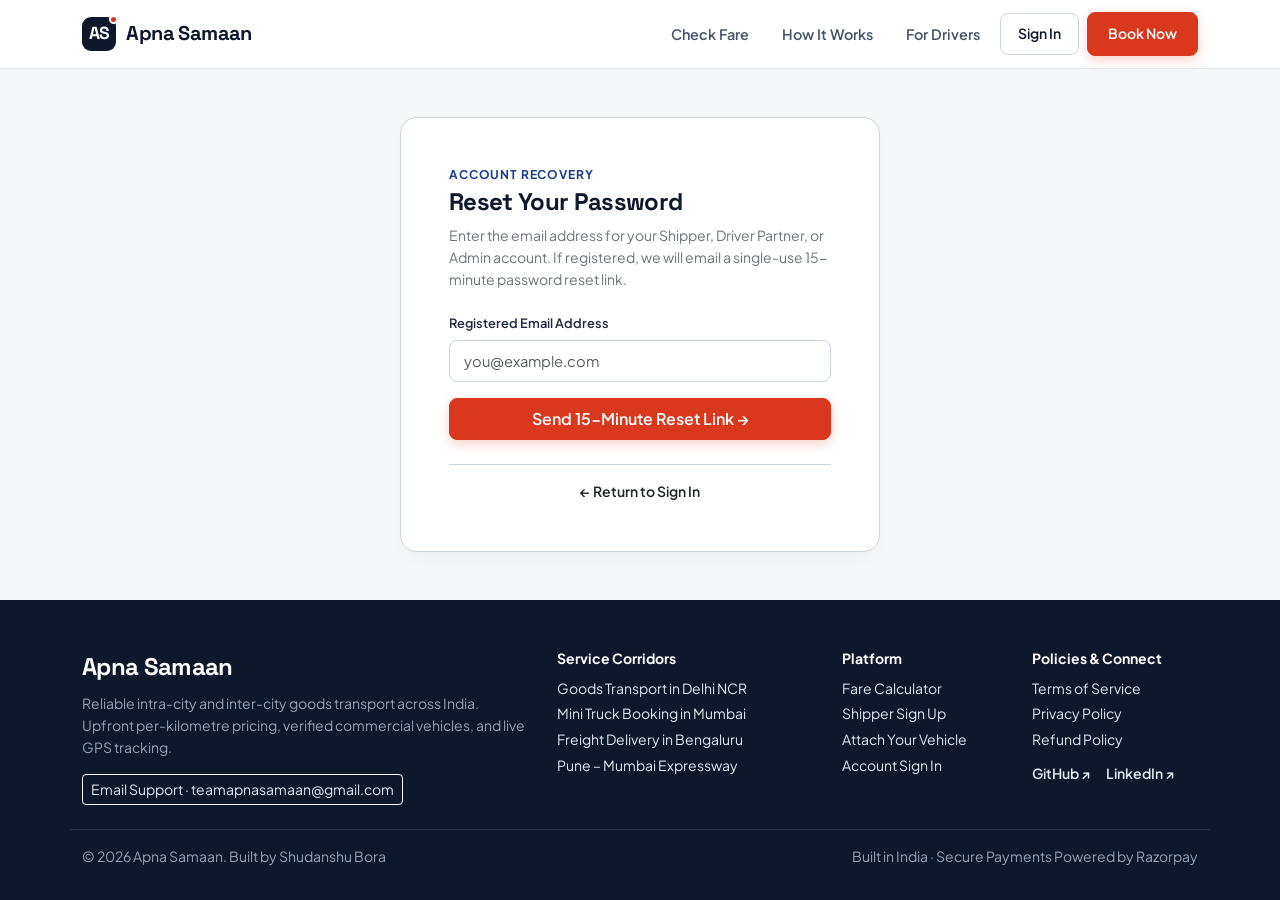
<file: frontend/forgot-password.html>
<!DOCTYPE html>
<html lang="en">
<head>
  <meta charset="UTF-8">
  <meta name="viewport" content="width=device-width, initial-scale=1.0">
  <title>Password Recovery — Apna Samaan</title>
  <link rel="icon" type="image/svg+xml" href="favicon.svg">
  <link rel="preconnect" href="https://fonts.googleapis.com">
  <link rel="preconnect" href="https://fonts.gstatic.com" crossorigin>
  <link href="https://fonts.googleapis.com/css2?family=JetBrains+Mono:wght@500;600;700&family=Plus+Jakarta+Sans:wght@400;500;600;700&family=Space+Grotesk:wght@600;700&display=swap" rel="stylesheet">
  <link href="https://cdn.jsdelivr.net/npm/bootstrap@5.3.3/dist/css/bootstrap.min.css" rel="stylesheet">
  <link href="https://cdn.jsdelivr.net/npm/bootstrap-icons@1.11.3/font/bootstrap-icons.min.css" rel="stylesheet">
  <link href="css/styles.css" rel="stylesheet">
</head>
<body data-page="forgot-password" class="d-flex flex-column min-vh-100">
  <div id="app-navbar"></div>

  <main class="container py-5 flex-grow-1 d-flex align-items-center">
    <div class="mx-auto as-panel p-4 p-lg-5 w-100" style="max-width: 480px;">
      <div class="eyebrow-tag mb-1">ACCOUNT RECOVERY</div>
      <h1 class="h4 fw-bold mb-2">Reset Your Password</h1>
      <p class="small text-secondary mb-4">
        Enter the email address for your Shipper, Driver Partner, or Admin account. If registered, we will email a single-use 15-minute password reset link.
      </p>

      <div id="forgot-success" class="alert alert-success small d-none" role="status"></div>

      <form id="forgot-form" novalidate>
        <div data-form-error class="alert alert-danger py-2 small d-none" role="alert"></div>
        <div class="mb-3">
          <label for="fp-email" class="as-label">Registered Email Address</label>
          <input id="fp-email" name="email" type="email" class="form-control"
                 autocomplete="email" placeholder="you@example.com" required>
        </div>
        <button type="submit" id="btn-forgot" class="btn btn-as-primary w-100 py-2">
          Send 15-Minute Reset Link →
        </button>
      </form>

      <div class="mt-4 pt-3 border-top text-center small" style="border-color: var(--as-line) !important;">
        <a href="login.html" class="fw-semibold text-dark text-decoration-none">← Return to Sign In</a>
      </div>
    </div>
  </main>

  <div id="app-footer"></div>
  <script type="module" src="js/auth-pages.js"></script>
</body>
</html>
</file>
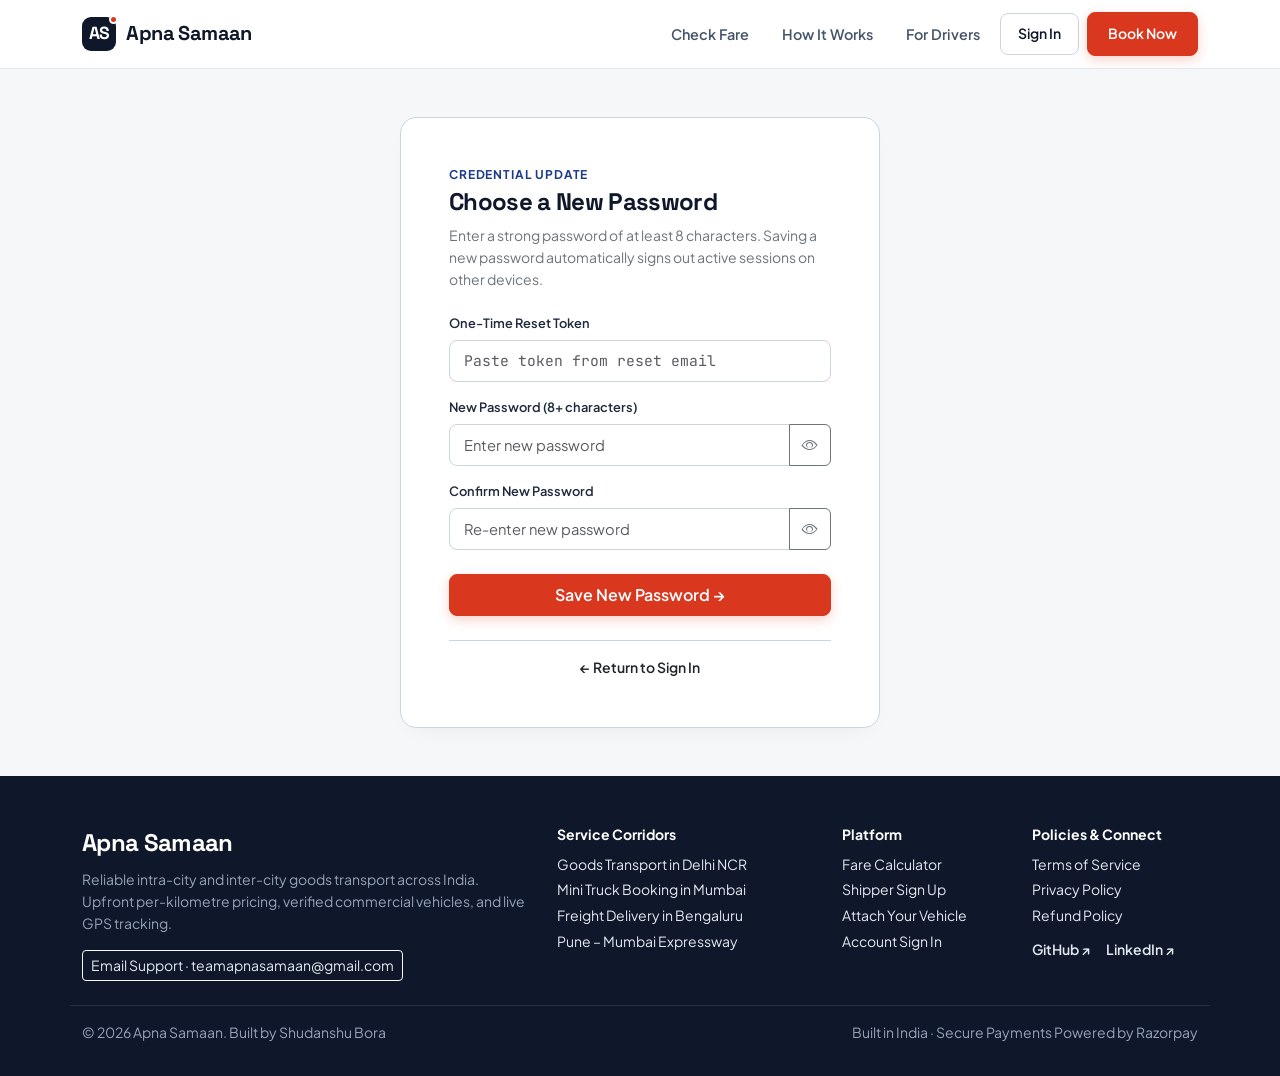
<file: frontend/reset-password.html>
<!DOCTYPE html>
<html lang="en">
<head>
  <meta charset="UTF-8">
  <meta name="viewport" content="width=device-width, initial-scale=1.0">
  <title>Set New Password — Apna Samaan</title>
  <link rel="icon" type="image/svg+xml" href="favicon.svg">
  <link rel="preconnect" href="https://fonts.googleapis.com">
  <link rel="preconnect" href="https://fonts.gstatic.com" crossorigin>
  <link href="https://fonts.googleapis.com/css2?family=JetBrains+Mono:wght@500;600;700&family=Plus+Jakarta+Sans:wght@400;500;600;700&family=Space+Grotesk:wght@600;700&display=swap" rel="stylesheet">
  <link href="https://cdn.jsdelivr.net/npm/bootstrap@5.3.3/dist/css/bootstrap.min.css" rel="stylesheet">
  <link href="https://cdn.jsdelivr.net/npm/bootstrap-icons@1.11.3/font/bootstrap-icons.min.css" rel="stylesheet">
  <link href="css/styles.css" rel="stylesheet">
</head>
<body data-page="reset-password" class="d-flex flex-column min-vh-100">
  <div id="app-navbar"></div>

  <main class="container py-5 flex-grow-1 d-flex align-items-center">
    <div class="mx-auto as-panel p-4 p-lg-5 w-100" style="max-width: 480px;">
      <div class="d-flex justify-content-between align-items-center mb-1">
        <div class="eyebrow-tag">CREDENTIAL UPDATE</div>
        <span id="rp-link-verified" class="as-badge as-badge-emerald d-none">
          <i class="bi bi-shield-check me-1"></i>Email Link Verified
        </span>
      </div>
      <h1 class="h4 fw-bold mb-2">Choose a New Password</h1>
      <p class="small text-secondary mb-4">
        Enter a strong password of at least 8 characters. Saving a new password automatically signs out active sessions on other devices.
      </p>

      <div id="reset-success" class="alert alert-success small d-none" role="status"></div>

      <form id="reset-form" novalidate>
        <div data-form-error class="alert alert-danger py-2 small d-none" role="alert"></div>

        <div id="rp-token-group" class="mb-3">
          <label for="rp-token" class="as-label">One-Time Reset Token</label>
          <input id="rp-token" name="token" type="text" class="form-control font-mono small"
                 placeholder="Paste token from reset email" required>
        </div>

        <div class="mb-3">
          <label for="rp-password" class="as-label">New Password (8+ characters)</label>
          <div class="input-group">
            <input id="rp-password" name="newPassword" type="password" class="form-control"
                   minlength="8" maxlength="72" autocomplete="new-password"
                   placeholder="Enter new password" required>
            <button type="button" class="btn btn-outline-secondary" data-toggle-pw="rp-password"
                    aria-label="Show or hide new password">
              <i class="bi bi-eye"></i>
            </button>
          </div>
        </div>

        <div class="mb-4">
          <label for="rp-confirm-password" class="as-label">Confirm New Password</label>
          <div class="input-group">
            <input id="rp-confirm-password" name="confirmPassword" type="password" class="form-control"
                   minlength="8" maxlength="72" autocomplete="new-password"
                   placeholder="Re-enter new password" required>
            <button type="button" class="btn btn-outline-secondary" data-toggle-pw="rp-confirm-password"
                    aria-label="Show or hide confirm password">
              <i class="bi bi-eye"></i>
            </button>
          </div>
        </div>

        <button type="submit" id="btn-reset" class="btn btn-as-primary w-100 py-2">
          Save New Password →
        </button>
      </form>

      <div class="mt-4 pt-3 border-top text-center small" style="border-color: var(--as-line) !important;">
        <a href="login.html" class="fw-semibold text-dark text-decoration-none">← Return to Sign In</a>
      </div>
    </div>
  </main>

  <div id="app-footer"></div>
  <script type="module" src="js/auth-pages.js"></script>
</body>
</html>
</file>
<file: frontend/css/styles.css>
/* ==========================================================================
   APNA SAMAAN — Modern Indian Freight & Fleet Platform Design System
   Palette: Cool Alabaster (#F6F7F9) · Deep Navy (#1E3A8A / #0F172A) · Signal Vermilion (#D9381E)
   Typography: Space Grotesk (Display) + Plus Jakarta Sans (UI) + JetBrains Mono (IDs & INR)
   ========================================================================== */

:root {
  --ink: #0f172a;
  --ink-soft: #1e293b;
  --ink-muted: #475569;
  --ink-faint: #64748b;

  --paper: #f6f7f9;
  --paper-warm: #edf1f7;
  --sheet: #ffffff;
  --hairline: #e2e8f0;
  --hairline-strong: #cbd5e1;

  --vermilion: #d9381e;
  --vermilion-dark: #b82b14;
  --vermilion-tint: #fef2f0;

  --navy: #1e3a8a;
  --navy-dark: #172554;
  --navy-tint: #eff6ff;

  --highway: #0d6e4f;
  --highway-tint: #ecfdf5;

  --brass: #92400e;
  --brass-tint: #fef3c7;

  --radius-xs: 8px;
  --radius-sm: 12px;
  --radius-md: 16px;
  --radius-lg: 22px;

  --font-display: 'Space Grotesk', 'Plus Jakarta Sans', system-ui, sans-serif;
  --font-sans: 'Plus Jakarta Sans', system-ui, -apple-system, sans-serif;
  --font-mono: 'JetBrains Mono', ui-monospace, SFMono-Regular, Consolas, monospace;

  --bs-primary: #d9381e;
  --bs-primary-rgb: 217, 56, 30;

  /* Semantic aliases */
  --as-ink: #0f172a;
  --as-paper: #f6f7f9;
  --as-paper-deep: #edf1f7;
  --as-line: #cbd5e1;
  --as-vermilion: #d9381e;
  --as-highway: #0d6e4f;
  --as-navy: #1e3a8a;
}

*,
*::before,
*::after {
  box-sizing: border-box;
}

html {
  scroll-behavior: smooth;
  -webkit-text-size-adjust: 100%;
}

body {
  margin: 0;
  min-height: 100vh;
  display: flex;
  flex-direction: column;
  background-color: var(--paper);
  color: var(--ink);
  font-family: var(--font-sans);
  line-height: 1.55;
  -webkit-font-smoothing: antialiased;
}

h1, h2, h3, h4, .display-font {
  font-family: var(--font-display);
  letter-spacing: -0.028em;
  color: var(--ink);
}

.font-mono {
  font-family: var(--font-mono);
  font-variant-numeric: tabular-nums;
}

.tabular-nums {
  font-variant-numeric: tabular-nums;
}

.tracking-id {
  font-family: var(--font-mono);
  font-weight: 700;
  font-size: 0.78rem;
  white-space: nowrap;
  overflow: hidden;
  text-overflow: ellipsis;
  max-width: 100%;
  display: inline-block;
  vertical-align: bottom;
}

.skip-link {
  position: absolute;
  left: -9999px;
  top: 0.5rem;
  z-index: 3000;
  background: var(--ink);
  color: #ffffff;
  padding: 0.55rem 1rem;
  border-radius: var(--radius-xs);
  text-decoration: none;
}

.skip-link:focus {
  left: 0.75rem;
}

/* ==========================================================================
   Top Coverage Bar & Navigation Masthead
   ========================================================================== */
.corridor-strip {
  background: var(--ink);
  color: #cbd5e1;
  font-size: 0.78rem;
  font-weight: 500;
  padding: 0.42rem 0;
}

.corridor-dot {
  display: inline-block;
  width: 7px;
  height: 7px;
  border-radius: 50%;
  background: #10b981;
  box-shadow: 0 0 0 3px rgba(16, 185, 129, 0.22);
  flex-shrink: 0;
}

.as-navbar {
  background: rgba(255, 255, 255, 0.95);
  backdrop-filter: blur(12px);
  border-bottom: 1px solid var(--hairline);
  position: sticky;
  top: 0;
  z-index: 1030;
}

.as-brand {
  display: inline-flex;
  align-items: center;
  gap: 0.65rem;
  text-decoration: none;
  color: var(--ink);
  font-family: var(--font-display);
  font-weight: 700;
  font-size: 1.25rem;
  letter-spacing: -0.03em;
}

.as-brand:hover {
  color: var(--ink);
}

.as-brand-seal {
  width: 34px;
  height: 34px;
  border-radius: 9px;
  background: var(--ink);
  color: #ffffff;
  display: inline-grid;
  place-items: center;
  position: relative;
}

.as-brand-seal::after {
  content: '';
  position: absolute;
  top: -2px;
  right: -2px;
  width: 9px;
  height: 9px;
  border-radius: 50%;
  background: var(--vermilion);
  border: 2px solid #ffffff;
}

.as-nav-link {
  color: var(--ink-muted);
  text-decoration: none;
  font-weight: 600;
  font-size: 0.9rem;
  padding: 0.42rem 0.78rem;
  border-radius: var(--radius-xs);
  transition: color 0.15s ease, background-color 0.15s ease;
}

.as-nav-link:hover,
.as-nav-link.active {
  color: var(--ink);
  background: var(--paper);
}

/* ==========================================================================
   Buttons & Unified Option Chips
   ========================================================================== */
.btn-as-primary {
  background: var(--vermilion);
  color: #ffffff;
  border: 1px solid var(--vermilion);
  border-radius: var(--radius-xs);
  font-weight: 600;
  padding: 0.65rem 1.25rem;
  box-shadow: 0 4px 12px rgba(217, 56, 30, 0.22);
  transition: background-color 0.15s ease, transform 0.12s ease, box-shadow 0.15s ease;
}

.btn-as-primary:hover,
.btn-as-primary:focus-visible {
  background: var(--vermilion-dark);
  border-color: var(--vermilion-dark);
  color: #ffffff;
  transform: translateY(-1px);
  box-shadow: 0 6px 16px rgba(217, 56, 30, 0.28);
}

.btn-as-navy {
  background: var(--navy);
  color: #ffffff;
  border: 1px solid var(--navy);
  border-radius: var(--radius-xs);
  font-weight: 600;
  padding: 0.62rem 1.15rem;
  transition: background-color 0.15s ease, transform 0.12s ease;
}

.btn-as-navy:hover,
.btn-as-navy:focus-visible {
  background: var(--navy-dark);
  border-color: var(--navy-dark);
  color: #ffffff;
  transform: translateY(-1px);
}

.btn-as-dark {
  background: var(--ink);
  color: #ffffff;
  border: 1px solid var(--ink);
  border-radius: var(--radius-xs);
  font-weight: 600;
  padding: 0.65rem 1.25rem;
  transition: background-color 0.15s ease, transform 0.12s ease;
}

.btn-as-dark:hover,
.btn-as-dark:focus-visible {
  background: var(--ink-soft);
  border-color: var(--ink-soft);
  color: #ffffff;
  transform: translateY(-1px);
}

.btn-as-ghost {
  background: var(--sheet);
  color: var(--ink);
  border: 1px solid var(--hairline-strong);
  border-radius: var(--radius-xs);
  font-weight: 600;
  padding: 0.6rem 1.05rem;
  transition: border-color 0.15s ease, background-color 0.15s ease;
}

.btn-as-ghost:hover {
  border-color: var(--navy);
  background: var(--navy-tint);
  color: var(--navy);
}

/* Unified Selectable Chip (Identical treatment for Fragile, GST, Duty toggles) */
.tactile-toggle {
  display: inline-flex;
  align-items: center;
  gap: 0.45rem;
  cursor: pointer;
  user-select: none;
  padding: 0.42rem 0.88rem;
  border-radius: 999px;
  border: 1px solid var(--hairline-strong);
  background: var(--sheet);
  font-size: 0.82rem;
  font-weight: 600;
  color: var(--ink-soft);
  transition: all 0.14s ease;
}

.tactile-toggle:hover {
  border-color: var(--navy);
}

.tactile-toggle input {
  position: absolute;
  opacity: 0;
  pointer-events: none;
}

.tactile-toggle:has(input:checked) {
  background: var(--navy);
  border-color: var(--navy);
  color: #ffffff;
  box-shadow: 0 2px 8px rgba(30, 58, 138, 0.2);
}

.tactile-dot {
  width: 8px;
  height: 8px;
  border-radius: 50%;
  background: var(--hairline-strong);
  transition: background-color 0.14s ease;
}

.tactile-toggle:has(input:checked) .tactile-dot {
  background: #34d399;
}

/* ==========================================================================
   Hero Section, Audience Switcher, Photographic Vehicle Card & Social Proof
   ========================================================================== */
.hero-editorial {
  background: linear-gradient(180deg, #ffffff 0%, #f8fafc 100%);
  padding: 2.5rem 0 3rem;
  border-bottom: 1px solid var(--hairline);
}

.audience-switch {
  display: inline-flex;
  padding: 0.26rem;
  background: var(--paper);
  border: 1px solid var(--hairline-strong);
  border-radius: 999px;
  gap: 0.25rem;
}

.audience-tab {
  border: none;
  background: transparent;
  padding: 0.42rem 1rem;
  border-radius: 999px;
  font-size: 0.83rem;
  font-weight: 600;
  color: var(--ink-muted);
  cursor: pointer;
  transition: all 0.15s ease;
}

.audience-tab.active {
  background: var(--navy);
  color: #ffffff;
  box-shadow: 0 2px 8px rgba(30, 58, 138, 0.24);
}

.hero-headline {
  font-size: clamp(2.2rem, 4.4vw, 3.55rem);
  font-weight: 700;
  line-height: 1.07;
  letter-spacing: -0.035em;
  color: var(--ink);
}

.accent-underline {
  color: var(--vermilion);
}

.hero-kpi-val {
  font-size: clamp(0.95rem, 1.25vw, 1.22rem);
  white-space: nowrap;
  letter-spacing: -0.015em;
}

.price-anchor-pill {
  display: inline-flex;
  align-items: center;
  gap: 0.5rem;
  background: var(--highway-tint);
  color: var(--highway);
  border: 1px solid rgba(13, 110, 79, 0.24);
  padding: 0.36rem 0.88rem;
  border-radius: 999px;
  font-size: 0.84rem;
  font-weight: 600;
}

.trust-strip {
  background: var(--navy-dark);
  color: #e2e8f0;
  padding: 0.85rem 0;
}

.trust-pill {
  display: inline-flex;
  align-items: center;
  gap: 0.45rem;
  font-size: 0.83rem;
  font-weight: 600;
  color: #f1f5f9;
}

.trust-pill i {
  color: #34d399;
}

/* Social Proof Band — stacks cleanly below 1120px so 1024px tablets/laptops never cramp */
.social-proof-band {
  background: #ffffff;
  border-bottom: 1px solid var(--hairline);
  padding: 1.15rem 0;
}

.social-proof-grid {
  display: grid;
  grid-template-columns: 1fr;
  gap: 0.9rem;
  align-items: center;
}

@media (min-width: 1120px) {
  .social-proof-grid {
    grid-template-columns: minmax(0, 1.28fr) minmax(0, 1fr);
    gap: 1.5rem;
  }
}

.partner-badge {
  display: inline-flex;
  align-items: center;
  gap: 0.45rem;
  padding: 0.35rem 0.78rem;
  background: var(--paper);
  border: 1px solid var(--hairline);
  border-radius: 999px;
  font-size: 0.78rem;
  font-weight: 600;
  color: var(--ink-muted);
}

.shipper-proof-chip {
  display: flex;
  align-items: center;
  gap: 0.75rem;
  background: var(--navy-tint);
  border: 1px solid rgba(30, 58, 138, 0.16);
  border-radius: var(--radius-sm);
  padding: 0.65rem 0.95rem;
}

.shipper-avatar {
  width: 36px;
  height: 36px;
  border-radius: 50%;
  background: var(--navy);
  color: #ffffff;
  font-weight: 700;
  font-size: 0.8rem;
  display: grid;
  place-items: center;
  flex-shrink: 0;
}

/* Photographic Hero Fleet Showcase Card */
.fleet-stage {
  background: var(--sheet);
  border: 1px solid var(--hairline-strong);
  border-radius: var(--radius-lg);
  padding: 1.35rem;
  box-shadow: 0 22px 48px -18px rgba(15, 23, 42, 0.14);
}

.fleet-stage-tabs {
  display: grid;
  grid-template-columns: repeat(4, minmax(0, 1fr));
  gap: 0.35rem;
  background: var(--paper);
  padding: 0.32rem;
  border-radius: var(--radius-sm);
  border: 1px solid var(--hairline);
}

.fleet-tab-btn {
  border: none;
  background: transparent;
  padding: 0.52rem 0.4rem;
  border-radius: 8px;
  font-weight: 600;
  font-size: 0.82rem;
  color: var(--ink-muted);
  transition: all 0.15s ease;
}

.fleet-tab-btn:hover {
  color: var(--ink);
}

.fleet-tab-btn.active {
  background: var(--navy);
  color: #ffffff;
  font-weight: 700;
  box-shadow: 0 3px 10px rgba(30, 58, 138, 0.22);
}

.fleet-stage-canvas {
  margin: 0.9rem 0;
  border-radius: var(--radius-md);
  overflow: hidden;
  border: 1px solid var(--hairline);
  background: #0f172a;
}

.fleet-photo-frame {
  position: relative;
  width: 100%;
  height: 222px;
  overflow: hidden;
  animation: fleetPhotoReveal 0.28s ease-out;
}

@keyframes fleetPhotoReveal {
  from { opacity: 0.65; transform: scale(1.025); }
  to { opacity: 1; transform: scale(1); }
}

.fleet-photo-img {
  width: 100%;
  height: 100%;
  object-fit: cover;
  object-position: center;
  display: block;
}

.fleet-photo-caption {
  position: absolute;
  left: 12px;
  bottom: 12px;
  background: rgba(15, 23, 42, 0.84);
  backdrop-filter: blur(6px);
  color: #f8fafc;
  font-size: 0.75rem;
  font-weight: 600;
  padding: 0.3rem 0.72rem;
  border-radius: 999px;
  border: 1px solid rgba(255, 255, 255, 0.16);
}

.fleet-capacity-meter {
  height: 6px;
  background: var(--paper-warm);
  border-radius: 999px;
  overflow: hidden;
  margin-top: 0.65rem;
}

.fleet-capacity-fill {
  height: 100%;
  background: linear-gradient(90deg, var(--navy) 0%, var(--vermilion) 100%);
  border-radius: 999px;
  transition: width 0.3s cubic-bezier(0.22, 1, 0.36, 1);
}

.fleet-spec-strip {
  display: grid;
  grid-template-columns: repeat(3, minmax(0, 1fr));
  gap: 0.75rem;
  margin-top: 0.9rem;
  padding-top: 0.85rem;
  border-top: 1px solid var(--hairline);
}

/* ==========================================================================
   Section Rhythm, Labels, Cards & Reactive Estimate Receipt
   ========================================================================== */
.section-band-slate {
  background: var(--paper-warm);
  border-bottom: 1px solid var(--hairline);
}

.section-band-white {
  background: #ffffff;
  border-bottom: 1px solid var(--hairline);
}

.eyebrow-tag {
  font-size: 0.75rem;
  font-weight: 700;
  letter-spacing: 0.07em;
  text-transform: uppercase;
  color: var(--navy);
}

.as-label {
  display: block;
  font-size: 0.8rem;
  font-weight: 600;
  color: var(--ink-soft);
  margin-bottom: 0.35rem;
}

.step-kicker {
  display: inline-flex;
  align-items: center;
  gap: 0.45rem;
  font-size: 0.78rem;
  font-weight: 700;
  text-transform: uppercase;
  letter-spacing: 0.04em;
  color: var(--navy);
}

.step-num {
  width: 22px;
  height: 22px;
  border-radius: 50%;
  background: var(--navy);
  color: #ffffff;
  display: inline-grid;
  place-items: center;
  font-size: 0.74rem;
  font-weight: 700;
}

.as-panel {
  background: var(--sheet);
  border: 1px solid var(--hairline-strong);
  border-radius: var(--radius-md);
  box-shadow: 0 10px 28px -14px rgba(15, 23, 42, 0.08);
}

.waybill-sheet {
  background: var(--sheet);
  border: 1px solid var(--hairline-strong);
  border-radius: var(--radius-md);
  overflow: hidden;
  box-shadow: 0 18px 40px -18px rgba(15, 23, 42, 0.14);
  transition: opacity 0.18s ease;
}

.waybill-sheet.is-computing #quote-result {
  opacity: 0.55;
}

.waybill-header {
  background: var(--ink);
  color: #ffffff;
  padding: 0.95rem 1.25rem;
}

.waybill-perforation {
  position: relative;
  border-top: 2px dashed var(--hairline-strong);
  background: #fbfcfe;
}

.corridor-chip {
  border: 1px solid var(--hairline-strong);
  background: var(--sheet);
  color: var(--ink-soft);
  border-radius: 999px;
  padding: 0.38rem 0.9rem;
  font-size: 0.8rem;
  font-weight: 600;
  cursor: pointer;
  transition: all 0.14s ease;
}

.corridor-chip:hover {
  border-color: var(--navy);
  color: var(--navy);
  background: #ffffff;
}

.corridor-chip.active {
  background: var(--navy);
  border-color: var(--navy);
  color: #ffffff;
}

/* Route Rail */
.route-rail {
  position: relative;
  padding-left: 1.75rem;
}

.route-rail::before {
  content: '';
  position: absolute;
  left: 0.52rem;
  top: 1.8rem;
  bottom: 1.8rem;
  width: 2px;
  background: repeating-linear-gradient(
    to bottom,
    var(--hairline-strong) 0,
    var(--hairline-strong) 5px,
    transparent 5px,
    transparent 9px
  );
}

.route-stop {
  position: relative;
}

.route-stop::before {
  content: '';
  position: absolute;
  left: -1.58rem;
  top: 2.05rem;
  width: 12px;
  height: 12px;
  border-radius: 50%;
  background: var(--highway);
  border: 2.5px solid #ffffff;
  box-shadow: 0 0 0 1.5px var(--highway);
}

.route-stop.drop::before {
  background: var(--vermilion);
  border-radius: 3px;
  box-shadow: 0 0 0 1.5px var(--vermilion);
}

/* Inline Pickup / Drop-off Affordance Icons Inside Input Left Edge */
.input-stop-field {
  position: relative;
}

.input-stop-field .form-control {
  padding-left: 2.1rem;
}

.input-stop-field .form-control-sm {
  padding-left: 1.9rem;
}

.input-stop-marker {
  position: absolute;
  left: 0.72rem;
  top: 50%;
  transform: translateY(-50%);
  width: 10px;
  height: 10px;
  pointer-events: none;
  z-index: 2;
}

.input-stop-marker.pickup {
  border-radius: 50%;
  background: var(--highway);
  box-shadow: 0 0 0 3px var(--highway-tint);
}

.input-stop-marker.drop {
  border-radius: 2.5px;
  background: var(--vermilion);
  box-shadow: 0 0 0 3px var(--vermilion-tint);
}

/* Explicit Pin Placement Mode Buttons with Pulsing Active Indicator Dot */
.pin-mode-btn {
  display: inline-flex;
  align-items: center;
  gap: 0.45rem;
  border: 1px solid var(--hairline-strong);
  background: var(--sheet);
  color: var(--ink-soft);
  border-radius: 999px;
  padding: 0.36rem 0.88rem;
  font-size: 0.79rem;
  font-weight: 600;
  cursor: pointer;
  transition: all 0.15s ease;
}

.pin-mode-btn:hover {
  border-color: var(--navy);
  color: var(--navy);
}

.pin-mode-dot {
  width: 8px;
  height: 8px;
  border-radius: 50%;
  background: #cbd5e1;
  flex-shrink: 0;
  transition: transform 0.15s ease, background-color 0.15s ease, box-shadow 0.15s ease;
}

.pin-mode-btn.pickup-mode.active {
  background: var(--highway);
  border-color: var(--highway);
  color: #ffffff;
  box-shadow: 0 0 0 3px rgba(5, 150, 105, 0.22);
}

.pin-mode-btn.pickup-mode.active .pin-mode-dot {
  background: #ffffff;
  box-shadow: 0 0 0 3px rgba(255, 255, 255, 0.28);
  animation: pinModePulse 1.8s ease-in-out infinite;
}

.pin-mode-btn.drop-mode.active {
  background: var(--vermilion);
  border-color: var(--vermilion);
  color: #ffffff;
  box-shadow: 0 0 0 3px rgba(217, 56, 30, 0.22);
}

.pin-mode-btn.drop-mode.active .pin-mode-dot {
  background: #ffffff;
  border-radius: 2px;
  box-shadow: 0 0 0 3px rgba(255, 255, 255, 0.28);
  animation: pinModePulse 1.8s ease-in-out infinite;
}

@keyframes pinModePulse {
  0%, 100% { transform: scale(1); opacity: 1; }
  50% { transform: scale(1.22); opacity: 0.85; }
}

/* Editorial Feature Rows */
.ledger-matrix {
  border-top: 1.5px solid var(--ink);
}

.ledger-row {
  display: grid;
  grid-template-columns: 165px 1.15fr 1.85fr;
  gap: 1.5rem;
  align-items: baseline;
  padding: 1.5rem 0;
  border-bottom: 1px solid var(--hairline);
}

.ledger-idx {
  font-size: 0.8rem;
  font-weight: 700;
  text-transform: uppercase;
  letter-spacing: 0.05em;
  color: var(--navy);
}

/* ==========================================================================
   Inputs & Selects
   ========================================================================== */
.form-control,
.form-select {
  border-radius: var(--radius-xs);
  border: 1px solid var(--hairline-strong);
  background-color: var(--sheet);
  color: var(--ink);
  padding: 0.58rem 0.85rem;
  font-size: 0.92rem;
  transition: border-color 0.14s ease, box-shadow 0.14s ease;
}

.form-select {
  padding-right: 2.25rem;
}

.form-control:focus,
.form-select:focus {
  border-color: var(--navy);
  box-shadow: 0 0 0 3px rgba(30, 58, 138, 0.12);
}

/* ==========================================================================
   FULL-SCREEN WEB-APP SHELL (Strict Non-Overlapping Grid, Zero White Void)
   ========================================================================== */
.app-shell {
  display: grid;
  grid-template-columns: 224px minmax(0, 1fr);
  height: 100dvh;
  overflow: hidden;
  background: var(--paper);
}

.app-rail {
  background: var(--ink);
  color: #e2e8f0;
  display: flex;
  flex-direction: column;
  justify-content: space-between;
  padding: 1.1rem 0.9rem;
  border-right: 1px solid #1e293b;
  height: 100dvh;
  overflow-y: auto;
  z-index: 1020;
}

.app-rail-brand {
  display: flex;
  align-items: center;
  gap: 0.6rem;
  color: #ffffff;
  text-decoration: none;
  font-family: var(--font-display);
  font-weight: 700;
  font-size: 1.1rem;
  padding: 0.2rem 0.35rem 1rem;
  border-bottom: 1px solid #1e293b;
}

.app-rail-nav {
  display: flex;
  flex-direction: column;
  gap: 0.3rem;
  margin-top: 1rem;
}

.app-rail-btn {
  display: flex;
  align-items: center;
  gap: 0.65rem;
  width: 100%;
  text-align: left;
  border: 1px solid transparent;
  background: transparent;
  color: #94a3b8;
  padding: 0.62rem 0.78rem;
  border-radius: var(--radius-xs);
  font-weight: 600;
  font-size: 0.87rem;
  transition: all 0.14s ease;
}

.app-rail-btn:hover {
  color: #ffffff;
  background: rgba(255, 255, 255, 0.07);
}

.app-rail-btn.active {
  background: var(--vermilion);
  color: #ffffff;
  font-weight: 700;
}

.app-workspace {
  display: flex;
  flex-direction: column;
  min-width: 0;
  height: 100dvh;
  overflow: hidden;
}

.app-topbar {
  height: 54px;
  flex-shrink: 0;
  background: var(--sheet);
  border-bottom: 1px solid var(--hairline);
  padding: 0 1.25rem;
  display: flex;
  align-items: center;
  justify-content: space-between;
  gap: 1rem;
}

.map-workbench {
  display: grid;
  grid-template-columns: minmax(380px, 448px) minmax(0, 1fr);
  width: 100%;
  height: calc(100dvh - 54px);
  overflow: hidden;
}

.workbench-drawer {
  width: 100%;
  max-width: 100%;
  min-width: 0;
  height: 100%;
  background: var(--sheet);
  border-right: 1px solid var(--hairline-strong);
  padding: 1.15rem;
  overflow-y: auto;
  overflow-x: hidden;
}

.workbench-map-pane {
  position: relative;
  width: 100%;
  height: 100%;
  min-height: calc(100dvh - 54px);
  align-self: stretch;
  min-width: 0;
  background: #e2e8f0;
  overflow: hidden;
}

.workbench-map-canvas {
  position: absolute;
  inset: 0;
  width: 100%;
  height: 100%;
  z-index: 1;
}

.ledger-scroll-pane {
  padding: 1.4rem;
  height: calc(100dvh - 54px);
  overflow-y: auto;
}

/* ==========================================================================
   Vehicle Selector Cards, Full-Width Calculator Map & Desaturated OSM Tiles
   ========================================================================== */
.vehicle-option-card {
  display: flex;
  align-items: center;
  gap: 0.78rem;
  width: 100%;
  min-width: 0;
  text-align: left;
  background: var(--sheet);
  border: 1px solid var(--hairline-strong);
  border-radius: var(--radius-sm);
  padding: 0.72rem 0.9rem;
  cursor: pointer;
  transition: border-color 0.14s ease, background-color 0.14s ease, box-shadow 0.14s ease;
}

.vehicle-option-card:hover {
  border-color: var(--navy);
  background: #fcfdff;
}

.vehicle-option-card.selected {
  border-color: var(--vermilion);
  border-width: 2px;
  background: var(--vermilion-tint);
}

.vehicle-mini-art {
  width: 68px;
  flex-shrink: 0;
}

.vehicle-mini-art svg {
  width: 100%;
  height: auto;
  display: block;
}

.as-map-frame {
  position: relative;
  width: 100%;
  height: 320px;
  border-radius: var(--radius-md);
  overflow: hidden;
  border: 1px solid var(--hairline-strong);
  background: #e2e8f0;
  z-index: 1;
}

/* Desaturate OpenStreetMap tile images directly (works across GPU-composited Leaflet layers) */
.leaflet-tile-container img,
img.leaflet-tile {
  filter: saturate(0.65) contrast(1.05) brightness(0.98);
}

.map-hud-pill {
  position: absolute;
  top: 14px;
  left: 14px;
  z-index: 500;
  max-width: calc(100% - 28px);
  background: rgba(15, 23, 42, 0.92);
  backdrop-filter: blur(8px);
  color: #f8fafc;
  padding: 0.42rem 0.88rem;
  border-radius: 999px;
  font-size: 0.76rem;
  font-weight: 600;
  display: inline-flex;
  align-items: center;
  gap: 0.5rem;
  box-shadow: 0 8px 20px rgba(15, 23, 42, 0.22);
}

.map-hud-pill .corridor-chip {
  background: rgba(255, 255, 255, 0.12);
  color: #f8fafc;
  border-color: rgba(255, 255, 255, 0.24);
  font-size: 0.74rem;
}

.map-hud-pill .corridor-chip.active {
  background: var(--vermilion);
  border-color: var(--vermilion);
  color: #ffffff;
}

.map-hud-pill .pin-mode-btn {
  background: rgba(255, 255, 255, 0.1);
  color: #cbd5e1;
  border-color: rgba(255, 255, 255, 0.2);
  padding: 0.22rem 0.68rem;
  font-size: 0.74rem;
}

.map-hud-pill .pin-mode-btn:hover {
  background: rgba(255, 255, 255, 0.18);
  color: #ffffff;
  border-color: rgba(255, 255, 255, 0.35);
}

.map-hud-pill .pin-mode-btn.pickup-mode.active {
  background: #065f46;
  border-color: #34d399;
  color: #ffffff;
}

.map-hud-pill .pin-mode-btn.drop-mode.active {
  background: var(--vermilion);
  border-color: #fda4af;
  color: #ffffff;
}

.geocode-wrap {
  position: relative;
}

.geocode-menu {
  position: absolute;
  top: calc(100% + 4px);
  left: 0;
  right: 0;
  z-index: 1080;
  background: var(--sheet);
  border: 1px solid var(--hairline-strong);
  border-radius: var(--radius-xs);
  box-shadow: 0 16px 32px rgba(15, 23, 42, 0.14);
  max-height: 240px;
  overflow-y: auto;
  padding: 0.25rem;
}

.geocode-item {
  display: block;
  width: 100%;
  text-align: left;
  border: none;
  background: transparent;
  padding: 0.5rem 0.65rem;
  border-radius: 6px;
  font-size: 0.84rem;
  color: var(--ink);
}

.geocode-item:hover,
.geocode-item:focus {
  background: var(--paper);
}

.as-pin {
  display: grid;
  place-items: center;
  width: 30px;
  height: 30px;
  border-radius: 50% 50% 50% 0;
  transform: rotate(-45deg);
  border: 2px solid #ffffff;
  box-shadow: 0 4px 10px rgba(15, 23, 42, 0.35);
}

.as-pin > span {
  transform: rotate(45deg);
  color: #ffffff;
  font-weight: 700;
  font-size: 0.72rem;
}

.as-pin-pickup {
  background: var(--highway);
}

.as-pin-drop {
  background: var(--vermilion);
}

.as-driver-beacon {
  position: relative;
  width: 38px;
  height: 38px;
  border-radius: 50%;
  background: var(--ink);
  border: 2.5px solid #ffffff;
  color: #ffffff;
  display: grid;
  place-items: center;
  box-shadow: 0 6px 18px rgba(15, 23, 42, 0.45);
}

.as-driver-beacon::before {
  content: '';
  position: absolute;
  inset: -8px;
  border-radius: 50%;
  border: 2px solid var(--vermilion);
  animation: asPulseRing 1.8s ease-out infinite;
}

@keyframes asPulseRing {
  0% { transform: scale(0.75); opacity: 0.95; }
  100% { transform: scale(1.45); opacity: 0; }
}

/* ==========================================================================
   High-Contrast Badges & Connected Progress Timeline Stepper
   ========================================================================== */
.as-badge {
  display: inline-flex;
  align-items: center;
  gap: 0.3rem;
  padding: 0.22rem 0.6rem;
  border-radius: 999px;
  font-size: 0.72rem;
  font-weight: 700;
  letter-spacing: 0.01em;
  white-space: nowrap;
  flex-shrink: 0;
}

.as-badge-amber {
  background: #fef3c7;
  color: #92400e;
  border: 1px solid rgba(217, 119, 6, 0.38);
}

.as-badge-indigo {
  background: #dbeafe;
  color: #1e3a8a;
  border: 1px solid rgba(30, 58, 138, 0.25);
}

.as-badge-saffron {
  background: #fee2e2;
  color: #b91c1c;
  border: 1px solid rgba(217, 56, 30, 0.28);
}

.as-badge-emerald {
  background: #d1fae5;
  color: #065f46;
  border: 1px solid rgba(13, 110, 79, 0.28);
}

.as-badge-crimson {
  background: #fee2e2;
  color: #991b1b;
  border: 1px solid rgba(185, 28, 28, 0.3);
}

.as-badge-slate {
  background: var(--paper-warm);
  color: var(--ink-soft);
  border: 1px solid var(--hairline-strong);
}

/* Connected Horizontal Progress Timeline */
.as-stepper {
  position: relative;
  display: grid;
  grid-template-columns: repeat(6, minmax(0, 1fr));
  gap: 0.15rem;
  padding: 0.25rem 0;
}

.as-stepper::before {
  content: '';
  position: absolute;
  top: 13px;
  left: 8%;
  right: 8%;
  height: 2px;
  background: var(--hairline-strong);
  z-index: 0;
}

.as-step-node {
  position: relative;
  z-index: 1;
  display: flex;
  flex-direction: column;
  align-items: center;
  text-align: center;
  gap: 0.32rem;
}

.as-step-dot {
  width: 22px;
  height: 22px;
  border-radius: 50%;
  background: var(--sheet);
  border: 2px solid var(--hairline-strong);
  color: var(--ink-faint);
  font-size: 0.66rem;
  font-weight: 700;
  display: grid;
  place-items: center;
}

.as-step-lbl {
  font-size: 0.67rem;
  font-weight: 600;
  line-height: 1.15;
  color: #94a3b8;
}

.as-step-node.done .as-step-dot {
  background: var(--highway);
  border-color: var(--highway);
  color: #ffffff;
}

.as-step-node.done .as-step-lbl {
  color: var(--highway);
}

.as-step-node.current .as-step-dot {
  background: var(--navy);
  border-color: var(--navy);
  color: #ffffff;
  box-shadow: 0 0 0 4px rgba(30, 58, 138, 0.18);
}

.as-step-node.current .as-step-lbl {
  color: var(--ink);
  font-weight: 700;
}

.offer-spotlight {
  background: var(--ink);
  color: #f8fafc;
  border: 2px solid var(--vermilion);
  border-radius: var(--radius-md);
  box-shadow: 0 14px 32px rgba(217, 56, 30, 0.18);
}

.countdown-ring {
  font-family: var(--font-mono);
  font-weight: 700;
  font-size: 0.78rem;
  padding: 0.2rem 0.58rem;
  border-radius: 999px;
  background: var(--vermilion);
  color: #ffffff;
}

.as-timeline {
  border-left: 2px solid var(--hairline-strong);
  padding-left: 1rem;
}

.as-timeline-item {
  position: relative;
  padding-bottom: 0.7rem;
}

.as-timeline-item::before {
  content: '';
  position: absolute;
  left: -1.32rem;
  top: 0.34rem;
  width: 8px;
  height: 8px;
  border-radius: 50%;
  background: var(--navy);
}

.as-table thead th {
  font-size: 0.75rem;
  font-weight: 700;
  text-transform: uppercase;
  letter-spacing: 0.04em;
  color: var(--ink-muted);
  border-bottom: 1.5px solid var(--hairline-strong);
}

/* ==========================================================================
   Floating Dispatch Support Escape Hatch, Footer & Toast Notifications
   ========================================================================== */
.floating-support-btn {
  position: fixed;
  right: 1.25rem;
  bottom: 1.25rem;
  z-index: 1040;
  display: inline-flex;
  align-items: center;
  gap: 0.55rem;
  background: var(--ink);
  color: #ffffff;
  border: 1px solid rgba(255, 255, 255, 0.16);
  padding: 0.62rem 1.05rem;
  border-radius: 999px;
  font-size: 0.82rem;
  font-weight: 600;
  box-shadow: 0 12px 28px rgba(15, 23, 42, 0.28);
  cursor: pointer;
  opacity: 0;
  pointer-events: none;
  transform: translateY(10px);
  transition: opacity 0.2s ease, transform 0.2s ease, background-color 0.15s ease;
}

.floating-support-btn.is-visible {
  opacity: 1;
  pointer-events: auto;
  transform: translateY(0);
}

.floating-support-btn.is-visible:hover {
  background: var(--navy);
  color: #ffffff;
  transform: translateY(-2px);
}

.as-footer {
  background: var(--ink);
  color: #94a3b8;
  padding: 3rem 0 2rem;
  margin-top: auto;
}

.as-footer a {
  color: #e2e8f0;
  text-decoration: none;
  transition: color 0.15s ease;
}

.as-footer a:hover {
  color: #ffffff;
}

.as-toast-stack {
  position: fixed;
  bottom: 1.25rem;
  right: 1.25rem;
  left: auto;
  transform: none;
  z-index: 2500;
  display: flex;
  flex-direction: column;
  align-items: flex-end;
  gap: 0.5rem;
  max-width: min(92vw, 390px);
}

.as-toast {
  background: var(--ink);
  color: #ffffff;
  border-left: 4px solid var(--vermilion);
  border-radius: var(--radius-xs);
  padding: 0.8rem 0.95rem;
  display: flex;
  align-items: flex-start;
  gap: 0.6rem;
  font-size: 0.85rem;
  box-shadow: 0 14px 30px rgba(15, 23, 42, 0.28);
  animation: asToastSlideIn 0.18s ease-out;
}

@keyframes asToastSlideIn {
  from { opacity: 0; transform: translateY(8px); }
  to { opacity: 1; transform: translateY(0); }
}

.as-toast.success { border-left-color: #10b981; }
.as-toast.error { border-left-color: #ef4444; }
.as-toast.info { border-left-color: #3b82f6; }

/* ==========================================================================
   Custom Confirmation / Cancellation Modals, KYC Drop-Zones & GPS Accordion
   ========================================================================== */
.as-modal-backdrop {
  position: fixed;
  inset: 0;
  background: rgba(15, 23, 42, 0.72);
  backdrop-filter: blur(4px);
  z-index: 2200;
  display: flex;
  overflow-y: auto;
  padding: 0.85rem;
  animation: asFadeIn 0.15s ease-out;
}

@keyframes asFadeIn {
  from { opacity: 0; }
  to { opacity: 1; }
}

.as-modal-card {
  margin: auto;
  width: 100%;
  max-width: 480px;
  max-height: calc(100dvh - 1.7rem);
  display: flex;
  flex-direction: column;
  background: var(--sheet);
  border: 1px solid var(--hairline-strong);
  border-radius: var(--radius-md);
  overflow: hidden;
  box-shadow: 0 24px 56px rgba(15, 23, 42, 0.34);
}

.as-modal-card > .waybill-header {
  flex-shrink: 0;
  padding: 0.78rem 1.15rem;
}

.as-modal-body {
  flex: 1 1 auto;
  min-height: 0;
  overflow-y: auto;
  padding: 0.95rem 1.15rem;
}

.as-modal-footer {
  flex-shrink: 0;
  padding: 0.72rem 1.15rem;
  border-top: 1px solid var(--hairline);
  background: #fbfcfe;
  display: flex;
  align-items: center;
  justify-content: flex-end;
  gap: 0.55rem;
}

.reason-radio-card {
  display: flex;
  align-items: center;
  gap: 0.6rem;
  padding: 0.44rem 0.75rem;
  border: 1px solid var(--hairline-strong);
  border-radius: var(--radius-xs);
  background: var(--sheet);
  font-size: 0.83rem;
  font-weight: 500;
  color: var(--ink-soft);
  cursor: pointer;
  transition: border-color 0.14s ease, background-color 0.14s ease;
}

.reason-radio-card:hover {
  border-color: var(--navy);
  background: #fcfdff;
}

.reason-radio-card:has(input:checked) {
  border-color: var(--navy);
  background: var(--navy-tint);
  color: var(--navy);
  font-weight: 600;
}

.reason-radio-card input[type='radio'] {
  accent-color: var(--navy);
  width: 16px;
  height: 16px;
  flex-shrink: 0;
}

/* Non-clipping Price Display in Admin / Shipper Waybill Cards */
.waybill-price-pill {
  font-family: var(--font-mono);
  font-weight: 700;
  font-size: 0.96rem;
  min-width: fit-content;
  white-space: nowrap;
  flex-shrink: 0;
  color: var(--ink);
  font-variant-numeric: tabular-nums;
}

/* Custom KYC Document Upload Drop-Zone */
.kyc-dropzone {
  position: relative;
  display: flex;
  flex-direction: column;
  align-items: center;
  justify-content: center;
  text-align: center;
  gap: 0.3rem;
  padding: 1.05rem 0.9rem;
  border: 2px dashed #cbd5e1;
  border-radius: var(--radius-sm);
  background: #f8fafc;
  cursor: pointer;
  transition: border-color 0.16s ease, background-color 0.16s ease;
}

.kyc-dropzone:hover,
.kyc-dropzone.is-dragover {
  border-color: var(--navy);
  background: var(--navy-tint);
}

.kyc-dropzone.has-file {
  border-style: solid;
  border-color: var(--highway);
  background: #f0fdf4;
}

.kyc-dropzone input[type='file'] {
  position: absolute;
  inset: 0;
  width: 100%;
  height: 100%;
  opacity: 0;
  cursor: pointer;
}

.kyc-dropzone-icon {
  width: 36px;
  height: 36px;
  border-radius: 50%;
  display: grid;
  place-items: center;
  background: #e2e8f0;
  color: var(--navy);
  font-size: 1.05rem;
}

.kyc-dropzone.has-file .kyc-dropzone-icon {
  background: var(--highway);
  color: #ffffff;
}

.kyc-dropzone-thumb {
  max-height: 54px;
  max-width: 96px;
  border-radius: 6px;
  border: 1px solid rgba(5, 150, 105, 0.3);
  object-fit: cover;
  margin-top: 0.25rem;
}

/* Driver Telemetry / GPS Simulator Collapsible Accordion */
.gps-sim-accordion {
  border: 1px solid var(--hairline-strong);
  border-radius: var(--radius-sm);
  background: #f8fafc;
  overflow: hidden;
}

.gps-sim-accordion > summary {
  list-style: none;
  display: flex;
  align-items: center;
  justify-content: space-between;
  padding: 0.62rem 0.85rem;
  font-size: 0.78rem;
  font-weight: 600;
  color: var(--ink-muted);
  cursor: pointer;
  user-select: none;
}

.gps-sim-accordion > summary::-webkit-details-marker {
  display: none;
}

.gps-sim-accordion[open] > summary {
  border-bottom: 1px solid var(--hairline);
  color: var(--ink);
  background: #f1f5f9;
}

.gps-sim-accordion .sim-chevron {
  transition: transform 0.18s ease;
}

.gps-sim-accordion[open] .sim-chevron {
  transform: rotate(180deg);
}

/* ==========================================================================
   Responsive Breakpoints (Down to 360px Mobile)
   ========================================================================== */
@media (max-width: 991.98px) {
  .app-shell {
    grid-template-columns: 1fr;
    height: auto;
    min-height: 100dvh;
    overflow: visible;
  }

  .app-rail {
    position: sticky;
    top: 0;
    height: auto;
    flex-direction: row;
    flex-wrap: wrap;
    align-items: center;
    padding: 0.65rem 0.9rem;
    gap: 0.5rem;
  }

  .app-rail-brand {
    border-bottom: none;
    padding: 0;
  }

  .app-rail-nav {
    flex-direction: row;
    margin-top: 0;
    overflow-x: auto;
    width: 100%;
    padding-top: 0.35rem;
  }

  .app-rail-btn {
    width: auto;
    white-space: nowrap;
    padding: 0.45rem 0.7rem;
    font-size: 0.8rem;
  }

  .app-workspace {
    height: auto;
    overflow: visible;
  }

  .map-workbench {
    grid-template-columns: 1fr;
    height: auto;
    overflow: visible;
  }

  .workbench-drawer {
    height: auto;
    max-height: none;
    border-right: none;
    border-bottom: 1px solid var(--hairline-strong);
  }

  .workbench-map-pane {
    height: 360px;
    min-height: 360px;
  }

  .ledger-scroll-pane {
    height: auto;
    overflow: visible;
  }

  .ledger-row {
    grid-template-columns: 1fr;
    gap: 0.4rem;
    padding: 1.15rem 0;
  }
}

@media (max-width: 575.98px) {
  .as-brand {
    white-space: nowrap;
    font-size: 1.05rem;
  }

  .as-navbar .btn {
    padding: 0.36rem 0.68rem;
    font-size: 0.78rem;
  }

  .fleet-stage-tabs {
    grid-template-columns: repeat(2, minmax(0, 1fr));
  }

  .fleet-photo-frame {
    height: 185px;
  }
}

/* ==========================================================================
   Phase 7 — Customer Google OAuth2 Button, Divider & Phone Prompt Polish
   ========================================================================== */
.btn-google-oauth {
  display: inline-flex;
  align-items: center;
  justify-content: center;
  gap: 0.65rem;
  width: 100%;
  padding: 0.62rem 1rem;
  border-radius: 8px;
  border: 1px solid #cbd5e1;
  background: #ffffff;
  color: #0f172a;
  font-weight: 600;
  font-size: 0.9rem;
  letter-spacing: -0.01em;
  box-shadow: 0 1px 2px rgba(15, 23, 42, 0.05);
  transition: border-color 0.15s ease, background-color 0.15s ease, box-shadow 0.15s ease, transform 0.1s ease;
}

.btn-google-oauth:hover:not(:disabled) {
  background: #f8fafc;
  border-color: #94a3b8;
  color: #0f172a;
  box-shadow: 0 3px 8px rgba(15, 23, 42, 0.08);
}

.btn-google-oauth:focus-visible {
  outline: 2px solid var(--as-navy);
  outline-offset: 2px;
}

.btn-google-oauth:disabled {
  opacity: 0.72;
  cursor: not-allowed;
}

.google-role-chip {
  font-size: 0.68rem;
  font-weight: 700;
  letter-spacing: 0.04em;
  text-transform: uppercase;
  padding: 0.15rem 0.45rem;
  border-radius: 999px;
  background: #f1f5f9;
  color: #475569;
  border: 1px solid #e2e8f0;
}

.auth-divider {
  display: flex;
  align-items: center;
  gap: 0.75rem;
  margin: 1.15rem 0;
  color: #64748b;
  font-size: 0.72rem;
  font-weight: 700;
  letter-spacing: 0.08em;
  text-transform: uppercase;
}

.auth-divider::before,
.auth-divider::after {
  content: '';
  flex: 1 1 0;
  height: 1px;
  background: var(--as-line);
}

.oauth-phone-callout {
  display: flex;
  align-items: center;
  justify-content: space-between;
  gap: 0.75rem;
  padding: 0.68rem 0.85rem;
  border-radius: 8px;
  border: 1px solid #fde68a;
  background: #fffbeb;
  color: #78350f;
  font-size: 0.8rem;
}

.ai-advisor-card {
  border-radius: 8px;
  padding: 0.62rem 0.8rem;
  border: 1px solid #cbd5e1;
  background: #f8fafc;
  transition: border-color 0.16s ease, background-color 0.16s ease;
}

.ai-advisor-card.is-groq-live {
  border-color: #6ee7b7;
  background: linear-gradient(135deg, #ecfdf5 0%, #f8fafc 100%);
}
</file>
